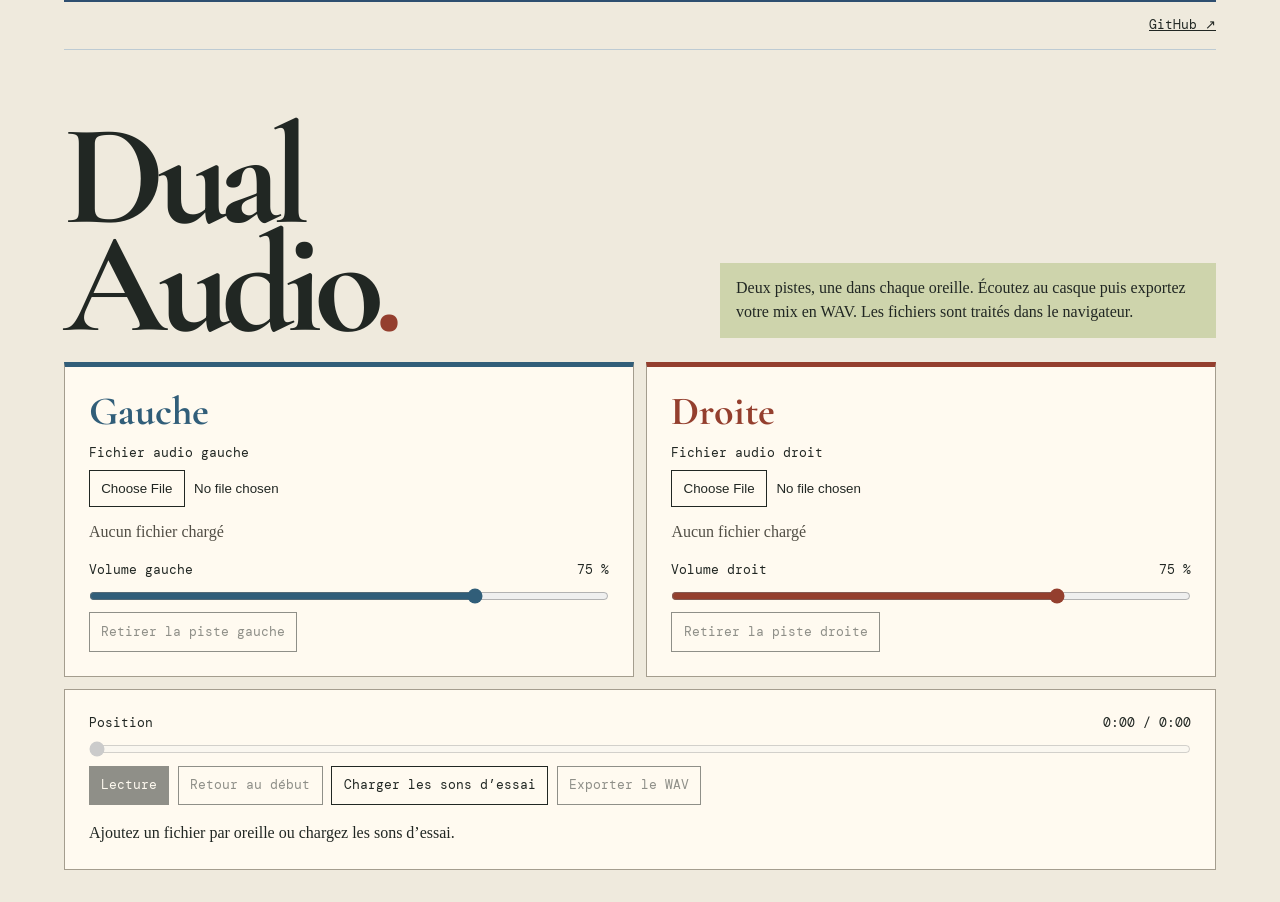
<file: pages/index.html>
<!doctype html>
<html lang="fr">
<head>
  <meta charset="utf-8">
  <meta name="viewport" content="width=device-width, initial-scale=1">
  <meta name="description" content="Mélangez deux sources audio au casque et exportez votre mix stéréo en WAV.">
  <title>Dual Audio — Mixeur stéréo</title>
  <link rel="stylesheet" href="style.css">
  <script defer src="audio.js"></script>
  <script defer src="app.js"></script>
<link rel="icon" type="image/png" href="./app-icon.png">
</head>
<body>
  <header class="masthead">
    <a id="back" href="https://je-tu-il.github.io/index.html#catalogue" hidden>← Portfolio</a>
    <a href="https://github.com/je-tu-il/Dual-Audio">GitHub ↗</a>
  </header>
  <main>
    <header class="cover">
      <h1>Dual<br>Audio<span>.</span></h1>
      <p>Deux pistes, une dans chaque oreille. Écoutez au casque puis exportez votre mix en WAV. Les fichiers sont traités dans le navigateur.</p>
    </header>
    <div class="tracks">
      <section class="track" data-track="0">
        <h2>Gauche</h2>
        <label>Fichier audio gauche <input type="file" accept="audio/*,.wav,.mp3,.ogg,.m4a,.flac"></label>
        <p class="file-info" aria-live="polite">Aucun fichier chargé</p>
        <label>Volume gauche <output>75 %</output><input type="range" min="0" max="100" value="75"></label>
        <button class="remove" type="button" disabled>Retirer la piste gauche</button>
      </section>
      <section class="track" data-track="1">
        <h2>Droite</h2>
        <label>Fichier audio droit <input type="file" accept="audio/*,.wav,.mp3,.ogg,.m4a,.flac"></label>
        <p class="file-info" aria-live="polite">Aucun fichier chargé</p>
        <label>Volume droit <output>75 %</output><input type="range" min="0" max="100" value="75"></label>
        <button class="remove" type="button" disabled>Retirer la piste droite</button>
      </section>
    </div>
    <section class="console" aria-label="Transport et export">
      <label for="seek">Position <span id="time">0:00 / 0:00</span></label>
      <input id="seek" type="range" min="0" max="0" step="0.01" value="0" disabled>
      <div class="actions">
        <button type="button" id="play" disabled>Lecture</button>
        <button type="button" id="reset" disabled>Retour au début</button>
        <button type="button" id="sample">Charger les sons d’essai</button>
        <button type="button" id="export" disabled>Exporter le WAV</button>
      </div>
      <p id="status" role="status">Ajoutez un fichier par oreille ou chargez les sons d’essai.</p>
    </section>
  </main>
</body>
</html>
</file>
<file: pages/style.css>
@import url("fonts/cormorant-garamond.css");
@import url("fonts/dm-mono.css");

:root {
  color-scheme: light;
  --paper: #efeadd;
  --sheet: #fffaf0;
  --ink: #212723;
  --muted: #514e45;
  --rule: #a49d8e;
  --left: #315e79;
  --right: #943f2e;
  --leaf: #ced4ac;
  background: var(--paper);
  color: var(--ink);
  font-family: Georgia, serif;
}
* { box-sizing: border-box; }
[hidden] { display: none !important; }
body { margin: 0 auto; width: min(72rem, calc(100% - 2rem)); }
.masthead { display: flex; justify-content: space-between; gap: 1rem; padding: 1rem 0; border-bottom: 1px solid; }
.masthead a { color: inherit; font: .8rem 'DM Mono', monospace; }
.masthead a:last-child { margin-left: auto; }
.cover { display: flex; flex-wrap: wrap; justify-content: space-between; align-items: end; padding: clamp(2rem, 6vw, 4.5rem) 0 1.5rem; gap: 1rem; }
h1 { margin: 0; font: 700 clamp(4.5rem, 13vw, 9rem)/.75 'Cormorant Garamond', Georgia, serif; letter-spacing: -.065em; }
h1 span { color: var(--right); }
.cover p { margin: 0; max-width: 31rem; padding: .85rem 1rem; background: var(--leaf); line-height: 1.5; }
.tracks { display: grid; grid-template-columns: repeat(2, minmax(0, 1fr)); gap: .8rem; }
.track, .console { background: var(--sheet); border: 1px solid var(--rule); padding: clamp(.9rem, 3vw, 1.5rem); overflow-wrap: anywhere; }
.track { --channel: var(--left); border-top: .35rem solid var(--channel); }
.track[data-track="1"] { --channel: var(--right); }
h2 { margin: 0 0 .8rem; color: var(--channel); font: 700 2.5rem/1 'Cormorant Garamond', Georgia, serif; }
label, button { font: .81rem/1.35 'DM Mono', monospace; }
label { display: block; }
label output, #time { float: right; }
input { display: block; width: 100%; margin: .55rem 0; accent-color: var(--channel, var(--left)); }
input::file-selector-button, button { padding: .62rem .7rem; border-radius: 0; border: 1px solid var(--ink); background: var(--sheet); color: var(--ink); cursor: pointer; }
input::file-selector-button { margin-right: .6rem; font: inherit; }
button:hover:enabled, #play { background: var(--ink); color: var(--sheet); }
button:disabled { opacity: .5; cursor: default; }
:focus-visible { outline: 3px solid var(--left); outline-offset: 3px; }
.file-info { min-height: 1.4em; color: var(--muted); }
.console { margin: .8rem 0 2rem; }
.actions { display: flex; flex-wrap: wrap; gap: .55rem; }
#status { margin-bottom: 0; line-height: 1.5; }
@media (max-width: 39rem) { .tracks { grid-template-columns: minmax(0, 1fr); } }

@media screen {
  :root { --interface-accent: #376ca8; --interface-edge: color-mix(in srgb, var(--interface-accent) 58%, currentColor 42%); }
  :where(h1, h2, h3) { text-wrap: balance; }
  :where(button, input, select, textarea, a):focus-visible { outline: 2px solid var(--interface-edge); outline-offset: 3px; }
  :where(.masthead) { box-shadow: inset 0 2px 0 var(--interface-edge); }
  :where(.masthead) :where(h1), h1:where(.masthead) { letter-spacing: -.035em; line-height: 1.12; }
  :where(.cover) { border-color: color-mix(in srgb, var(--interface-accent) 45%, transparent); }
  :where(input[type="checkbox"], input[type="radio"], input[type="range"]) { accent-color: var(--interface-accent); }
  ::selection { background: var(--interface-accent); color: white; }
}

@media screen {
  .masthead { border-bottom-color: #6592c05c; }
  .cover h1 { max-width: 19ch; }
  main :is(button, input):focus-visible { outline-color: #5998d4; }
}
</file>
